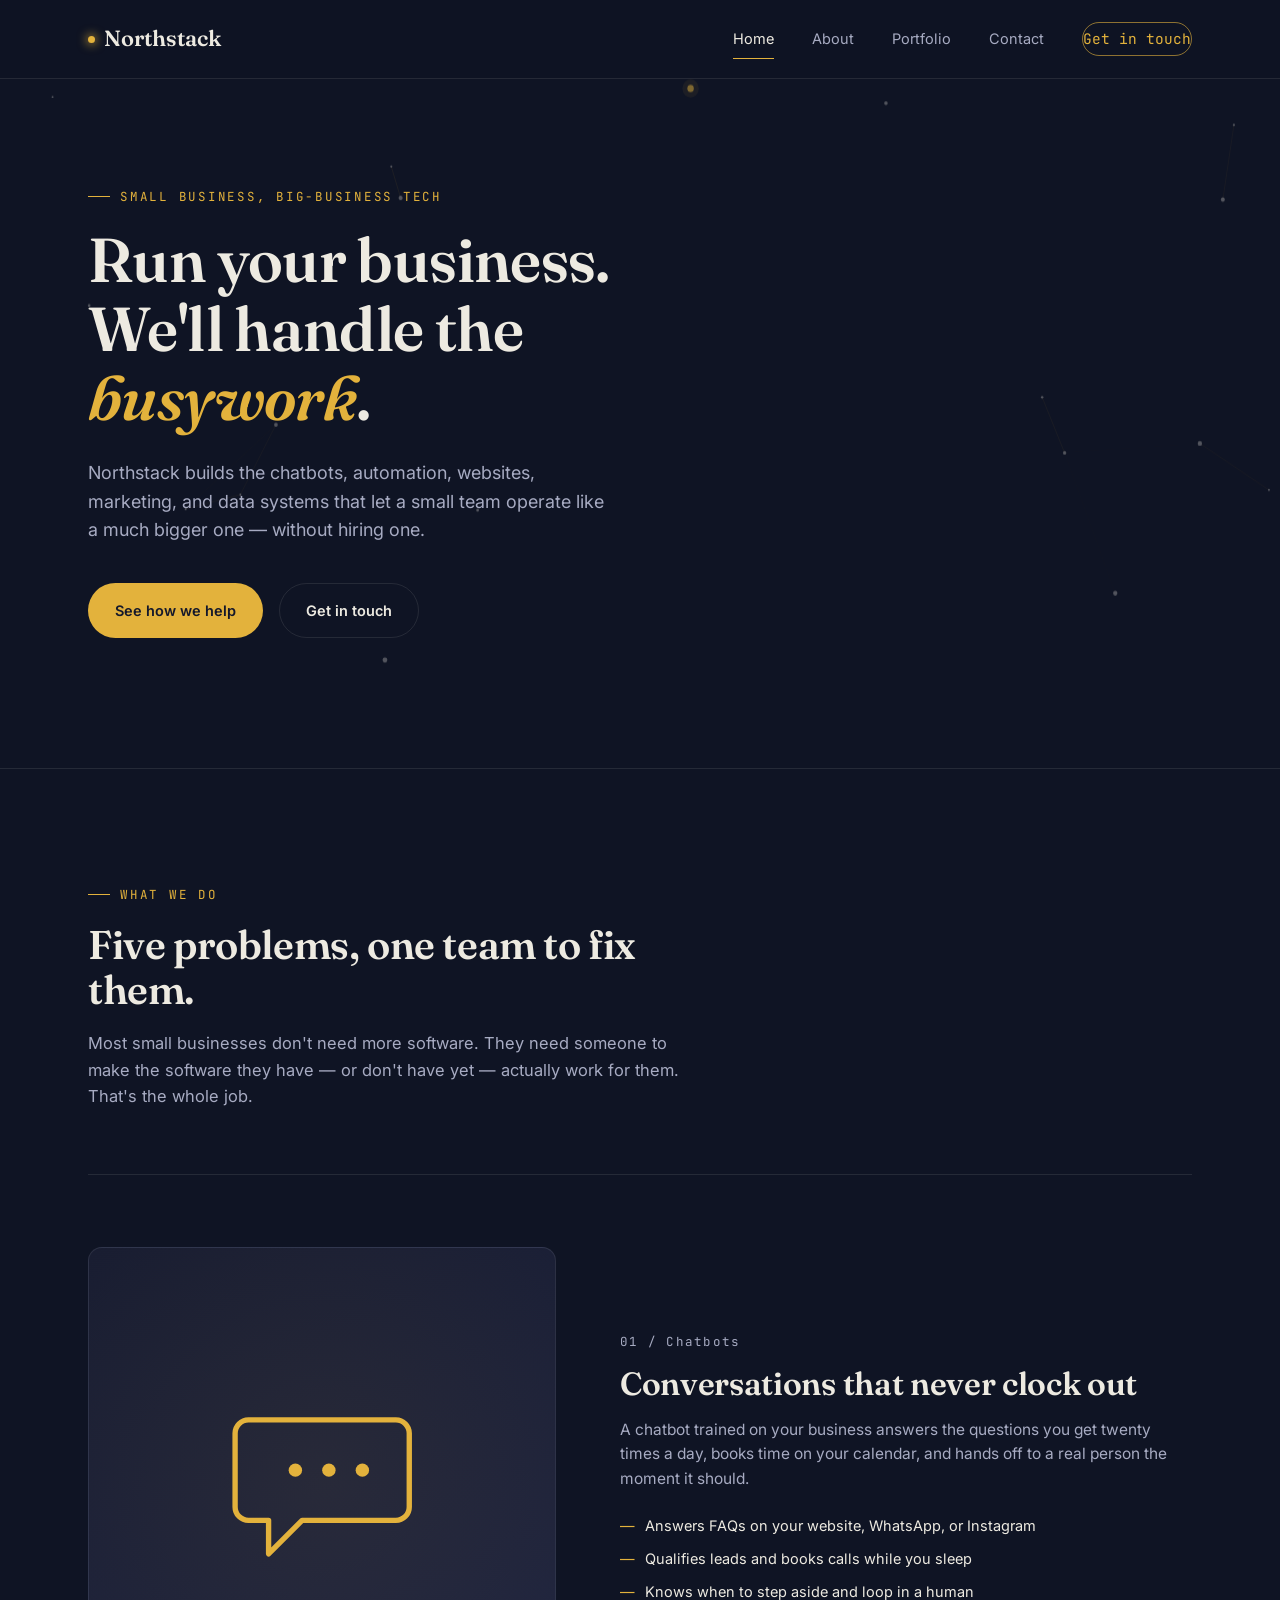
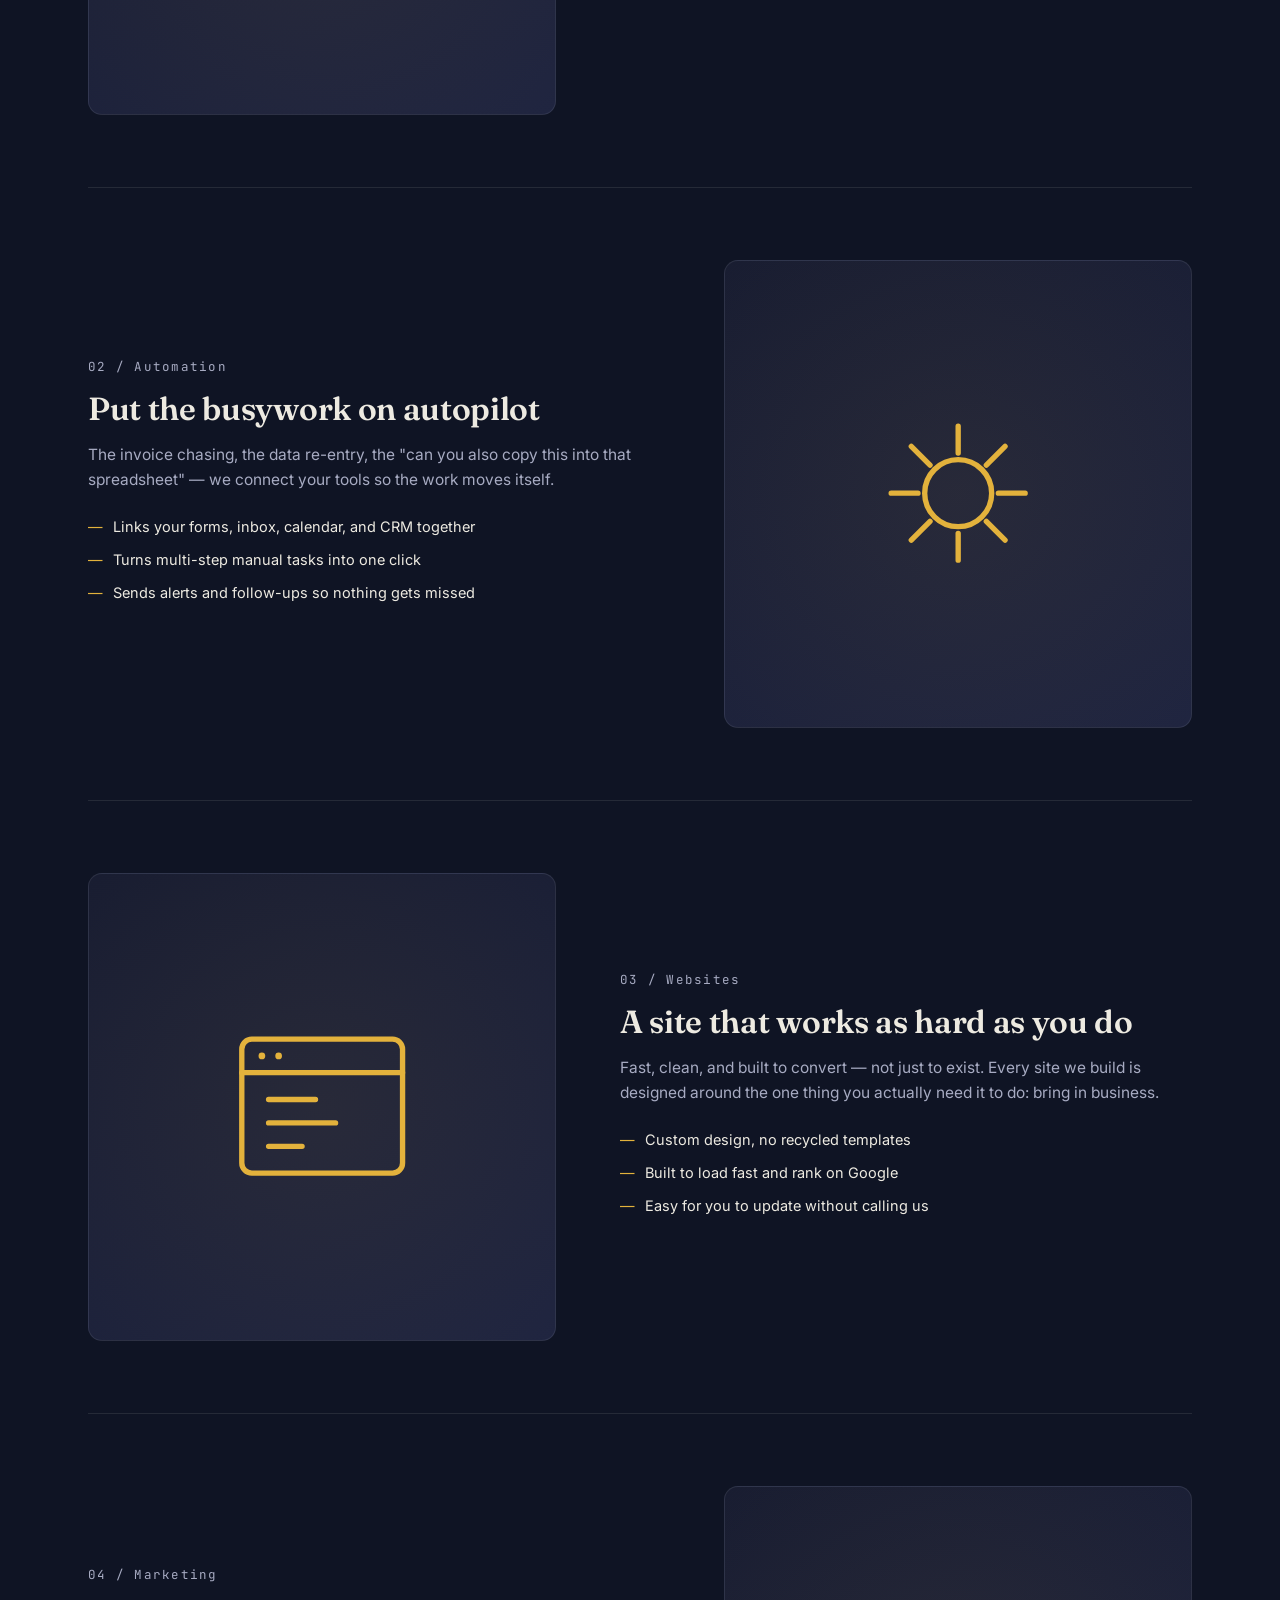
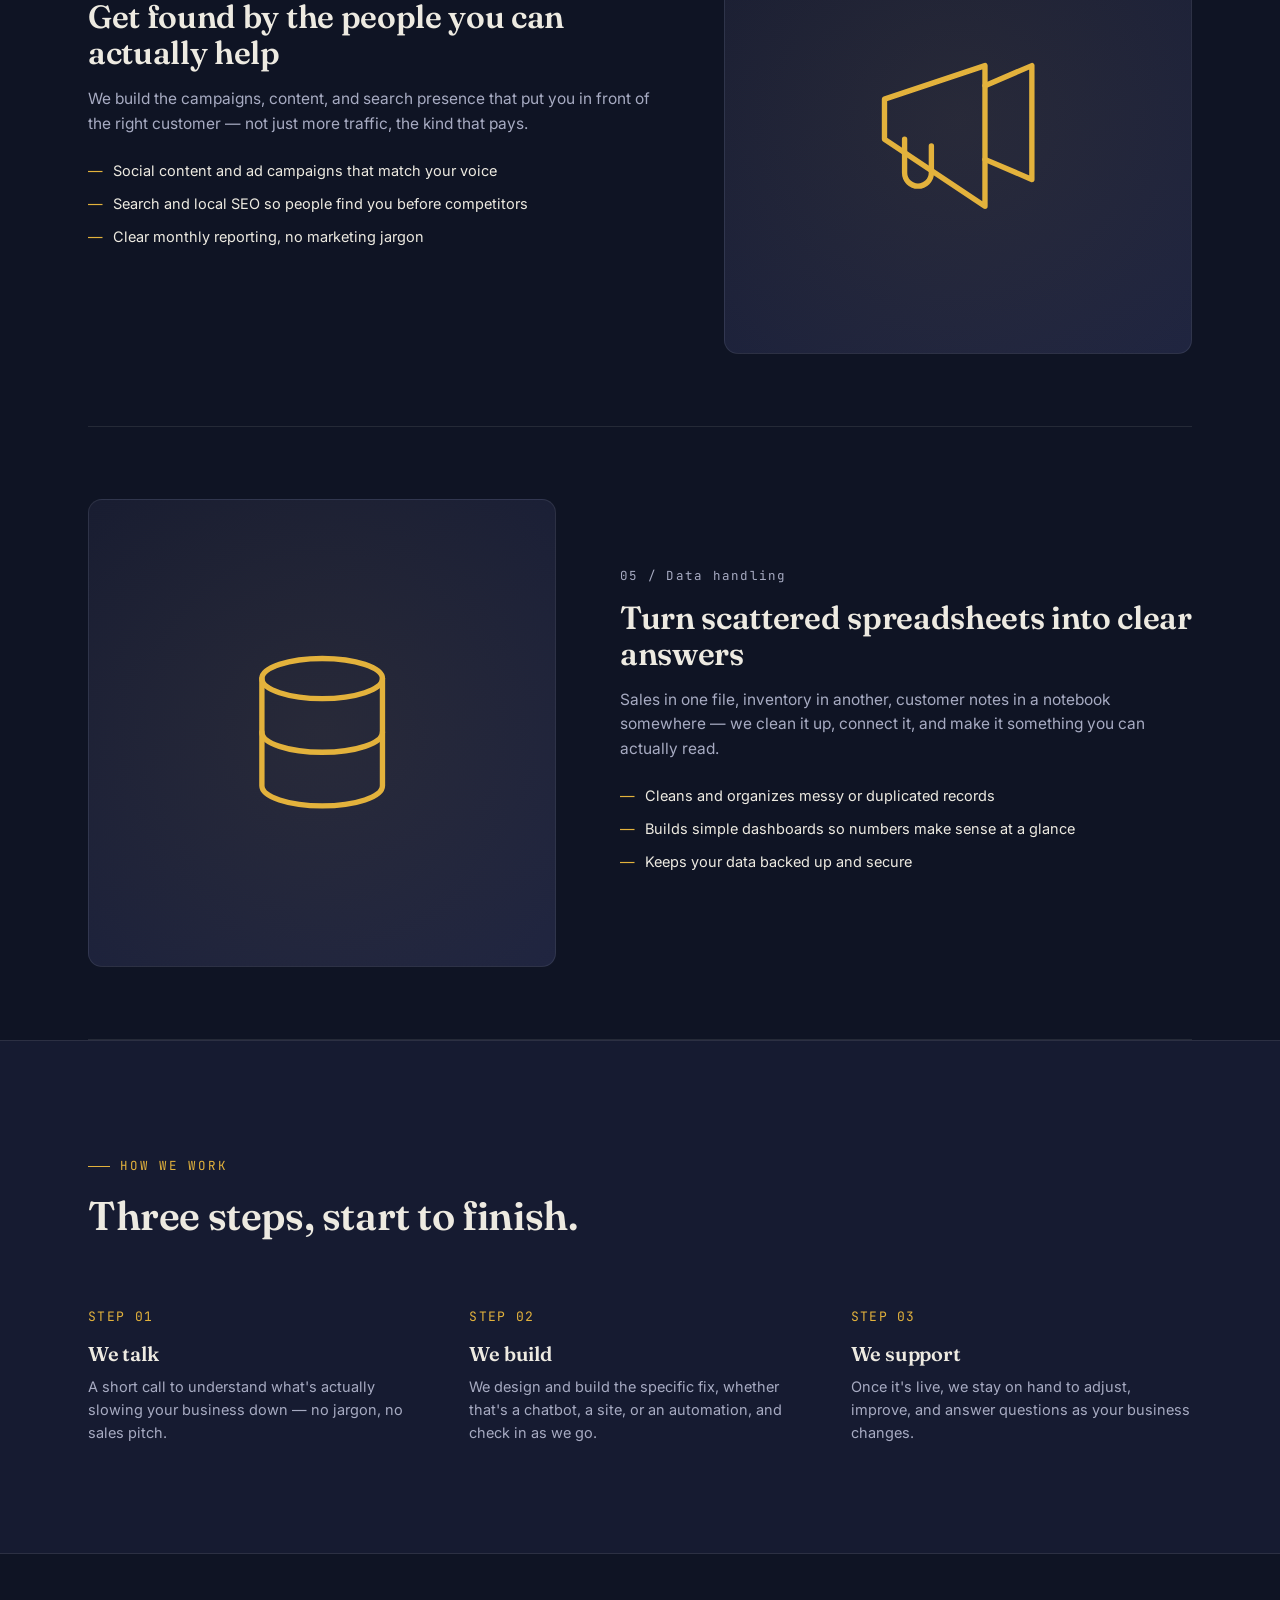
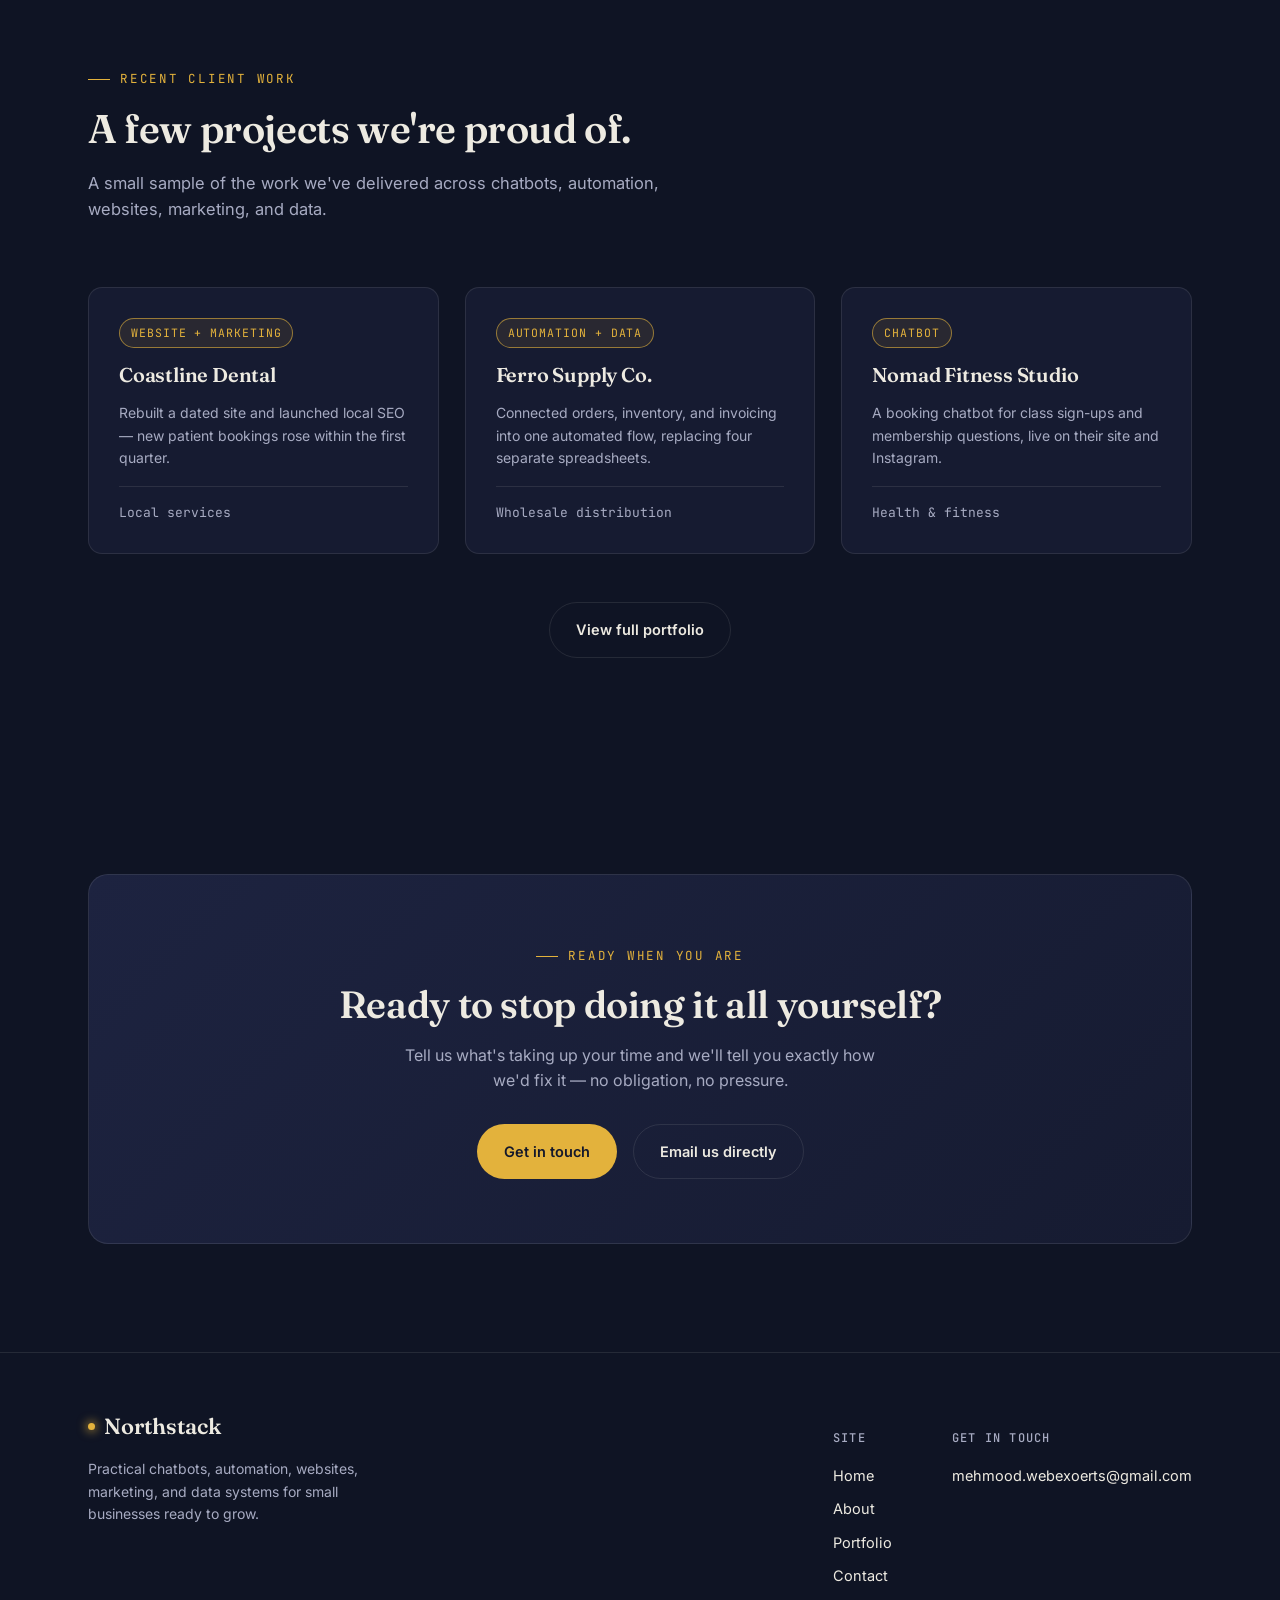
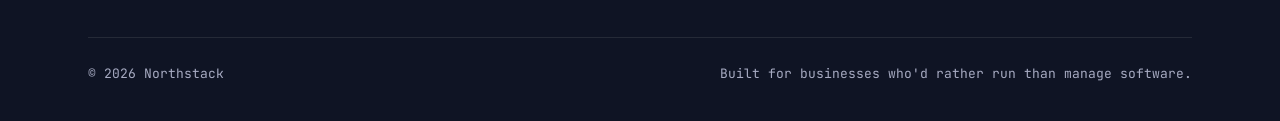
<file: index.html>
<!DOCTYPE html>
<html lang="en">
<head>
<meta charset="UTF-8">
<meta name="viewport" content="width=device-width, initial-scale=1.0">
<title>Northstack — Practical tech for small businesses</title>
<meta name="description" content="Northstack builds chatbots, automation, websites, marketing, and data systems so small businesses can run like bigger ones.">
<link rel="preconnect" href="https://fonts.googleapis.com">
<link rel="preconnect" href="https://fonts.gstatic.com" crossorigin>
<link href="https://fonts.googleapis.com/css2?family=Fraunces:ital,wght@0,500;0,600;1,500&family=Inter:wght@400;500;600;700&family=JetBrains+Mono:wght@400;500&display=swap" rel="stylesheet">
<link rel="stylesheet" href="style.css">
</head>
<body>

<header class="site-header">
  <div class="wrap">
    <a href="index.html" class="logo"><span class="logo-dot"></span>Northstack</a>
    <nav class="main-nav">
      <a href="index.html" class="active">Home</a>
      <a href="about.html">About</a>
      <a href="portfolio.html">Portfolio</a>
      <a href="contact.html">Contact</a>
      <a href="contact.html" class="nav-cta">Get in touch</a>
    </nav>
    <button class="nav-toggle" aria-label="Toggle menu">☰</button>
  </div>
</header>

<section class="hero">
  <canvas id="constellation"></canvas>
  <div class="wrap">
    <div class="hero-inner">
      <span class="eyebrow">Small business, big-business tech</span>
      <h1>Run your business.<br>We'll handle the <em>busywork</em>.</h1>
      <p class="lead">Northstack builds the chatbots, automation, websites, marketing, and data systems that let a small team operate like a much bigger one — without hiring one.</p>
      <div class="hero-ctas">
        <a href="#services" class="btn btn-primary">See how we help</a>
        <a href="contact.html" class="btn btn-ghost">Get in touch</a>
      </div>
    </div>
  </div>
</section>

<section id="services" style="padding-bottom: 0;">
  <div class="wrap">
    <div class="section-head reveal">
      <span class="eyebrow">What we do</span>
      <h2>Five problems, one team to fix them.</h2>
      <p>Most small businesses don't need more software. They need someone to make the software they have — or don't have yet — actually work for them. That's the whole job.</p>
    </div>

    <!-- CHATBOTS -->
    <div class="service-row reveal">
      <div class="service-visual">
        <svg viewBox="0 0 64 64" fill="none" stroke="#E3B23C" stroke-width="1.6" stroke-linecap="round" stroke-linejoin="round">
          <path d="M10 14h44a4 4 0 0 1 4 4v22a4 4 0 0 1-4 4H26l-10 10V44h-6a4 4 0 0 1-4-4V18a4 4 0 0 1 4-4z"/>
          <circle cx="24" cy="29" r="2" fill="#E3B23C" stroke="none"/>
          <circle cx="34" cy="29" r="2" fill="#E3B23C" stroke="none"/>
          <circle cx="44" cy="29" r="2" fill="#E3B23C" stroke="none"/>
        </svg>
      </div>
      <div class="service-copy">
        <span class="service-index">01 / Chatbots</span>
        <h3>Conversations that never clock out</h3>
        <p>A chatbot trained on your business answers the questions you get twenty times a day, books time on your calendar, and hands off to a real person the moment it should.</p>
        <ul class="service-list">
          <li>Answers FAQs on your website, WhatsApp, or Instagram</li>
          <li>Qualifies leads and books calls while you sleep</li>
          <li>Knows when to step aside and loop in a human</li>
        </ul>
      </div>
    </div>

    <!-- AUTOMATION -->
    <div class="service-row flip reveal">
      <div class="service-visual">
        <svg viewBox="0 0 64 64" fill="none" stroke="#E3B23C" stroke-width="1.6" stroke-linecap="round" stroke-linejoin="round">
          <path d="M32 12v8M32 44v8M12 32h8M44 32h8M18 18l5.6 5.6M40.4 40.4L46 46M46 18l-5.6 5.6M23.6 40.4L18 46"/>
          <circle cx="32" cy="32" r="10"/>
        </svg>
      </div>
      <div class="service-copy">
        <span class="service-index">02 / Automation</span>
        <h3>Put the busywork on autopilot</h3>
        <p>The invoice chasing, the data re-entry, the "can you also copy this into that spreadsheet" — we connect your tools so the work moves itself.</p>
        <ul class="service-list">
          <li>Links your forms, inbox, calendar, and CRM together</li>
          <li>Turns multi-step manual tasks into one click</li>
          <li>Sends alerts and follow-ups so nothing gets missed</li>
        </ul>
      </div>
    </div>

    <!-- WEBSITES -->
    <div class="service-row reveal">
      <div class="service-visual">
        <svg viewBox="0 0 64 64" fill="none" stroke="#E3B23C" stroke-width="1.6" stroke-linecap="round" stroke-linejoin="round">
          <rect x="8" y="12" width="48" height="40" rx="3"/>
          <path d="M8 22h48"/>
          <circle cx="14" cy="17" r="1" fill="#E3B23C" stroke="none"/>
          <circle cx="19" cy="17" r="1" fill="#E3B23C" stroke="none"/>
          <path d="M16 30h14M16 37h20M16 44h10"/>
        </svg>
      </div>
      <div class="service-copy">
        <span class="service-index">03 / Websites</span>
        <h3>A site that works as hard as you do</h3>
        <p>Fast, clean, and built to convert — not just to exist. Every site we build is designed around the one thing you actually need it to do: bring in business.</p>
        <ul class="service-list">
          <li>Custom design, no recycled templates</li>
          <li>Built to load fast and rank on Google</li>
          <li>Easy for you to update without calling us</li>
        </ul>
      </div>
    </div>

    <!-- MARKETING -->
    <div class="service-row flip reveal">
      <div class="service-visual">
        <svg viewBox="0 0 64 64" fill="none" stroke="#E3B23C" stroke-width="1.6" stroke-linecap="round" stroke-linejoin="round">
          <path d="M10 38V26l30-10v42z"/>
          <path d="M40 22l14-6v34l-14-6"/>
          <path d="M16 38v10a4 4 0 0 0 8 0v-8"/>
        </svg>
      </div>
      <div class="service-copy">
        <span class="service-index">04 / Marketing</span>
        <h3>Get found by the people you can actually help</h3>
        <p>We build the campaigns, content, and search presence that put you in front of the right customer — not just more traffic, the kind that pays.</p>
        <ul class="service-list">
          <li>Social content and ad campaigns that match your voice</li>
          <li>Search and local SEO so people find you before competitors</li>
          <li>Clear monthly reporting, no marketing jargon</li>
        </ul>
      </div>
    </div>

    <!-- DATA HANDLING -->
    <div class="service-row reveal">
      <div class="service-visual">
        <svg viewBox="0 0 64 64" fill="none" stroke="#E3B23C" stroke-width="1.6" stroke-linecap="round" stroke-linejoin="round">
          <ellipse cx="32" cy="16" rx="18" ry="6"/>
          <path d="M14 16v16c0 3.3 8 6 18 6s18-2.7 18-6V16"/>
          <path d="M14 32v16c0 3.3 8 6 18 6s18-2.7 18-6V32"/>
        </svg>
      </div>
      <div class="service-copy">
        <span class="service-index">05 / Data handling</span>
        <h3>Turn scattered spreadsheets into clear answers</h3>
        <p>Sales in one file, inventory in another, customer notes in a notebook somewhere — we clean it up, connect it, and make it something you can actually read.</p>
        <ul class="service-list">
          <li>Cleans and organizes messy or duplicated records</li>
          <li>Builds simple dashboards so numbers make sense at a glance</li>
          <li>Keeps your data backed up and secure</li>
        </ul>
      </div>
    </div>
  </div>
</section>

<section class="process">
  <div class="wrap">
    <div class="section-head reveal">
      <span class="eyebrow">How we work</span>
      <h2>Three steps, start to finish.</h2>
    </div>
    <div class="process-grid">
      <div class="process-step reveal">
        <span class="num">STEP 01</span>
        <h4>We talk</h4>
        <p>A short call to understand what's actually slowing your business down — no jargon, no sales pitch.</p>
      </div>
      <div class="process-step reveal">
        <span class="num">STEP 02</span>
        <h4>We build</h4>
        <p>We design and build the specific fix, whether that's a chatbot, a site, or an automation, and check in as we go.</p>
      </div>
      <div class="process-step reveal">
        <span class="num">STEP 03</span>
        <h4>We support</h4>
        <p>Once it's live, we stay on hand to adjust, improve, and answer questions as your business changes.</p>
      </div>
    </div>
  </div>
</section>

<section>
  <div class="wrap">
    <div class="section-head reveal">
      <span class="eyebrow">Recent client work</span>
      <h2>A few projects we're proud of.</h2>
      <p>A small sample of the work we've delivered across chatbots, automation, websites, marketing, and data.</p>
    </div>
    <div class="portfolio-grid reveal">
      <div class="p-card">
        <span class="p-tag">Website + Marketing</span>
        <h3>Coastline Dental</h3>
        <p>Rebuilt a dated site and launched local SEO — new patient bookings rose within the first quarter.</p>
        <div class="p-meta">Local services</div>
      </div>
      <div class="p-card">
        <span class="p-tag">Automation + Data</span>
        <h3>Ferro Supply Co.</h3>
        <p>Connected orders, inventory, and invoicing into one automated flow, replacing four separate spreadsheets.</p>
        <div class="p-meta">Wholesale distribution</div>
      </div>
      <div class="p-card">
        <span class="p-tag">Chatbot</span>
        <h3>Nomad Fitness Studio</h3>
        <p>A booking chatbot for class sign-ups and membership questions, live on their site and Instagram.</p>
        <div class="p-meta">Health & fitness</div>
      </div>
    </div>
    <div style="text-align:center; margin-top: 48px;" class="reveal">
      <a href="portfolio.html" class="btn btn-ghost">View full portfolio</a>
    </div>
  </div>
</section>

<section>
  <div class="wrap">
    <div class="cta-banner reveal">
      <span class="eyebrow center-text">Ready when you are</span>
      <h2>Ready to stop doing it all yourself?</h2>
      <p>Tell us what's taking up your time and we'll tell you exactly how we'd fix it — no obligation, no pressure.</p>
      <div class="btn-row">
        <a href="contact.html" class="btn btn-primary">Get in touch</a>
        <a href="mailto:mehmood.webexoerts@gmail.com" class="btn btn-ghost">Email us directly</a>
      </div>
    </div>
  </div>
</section>

<footer>
  <div class="wrap">
    <div class="footer-top">
      <div class="footer-brand">
        <a href="index.html" class="logo"><span class="logo-dot"></span>Northstack</a>
        <p>Practical chatbots, automation, websites, marketing, and data systems for small businesses ready to grow.</p>
      </div>
      <div class="footer-links">
        <div class="footer-col">
          <h5>Site</h5>
          <a href="index.html">Home</a>
          <a href="about.html">About</a>
          <a href="portfolio.html">Portfolio</a>
          <a href="contact.html">Contact</a>
        </div>
        <div class="footer-col">
          <h5>Get in touch</h5>
          <a href="mailto:mehmood.webexoerts@gmail.com">mehmood.webexoerts@gmail.com</a>
        </div>
      </div>
    </div>
    <div class="footer-bottom">
      <span>© 2026 Northstack</span>
      <span>Built for businesses who'd rather run than manage software.</span>
    </div>
  </div>
</footer>

<script src="script.js"></script>
</body>
</html>
</file>
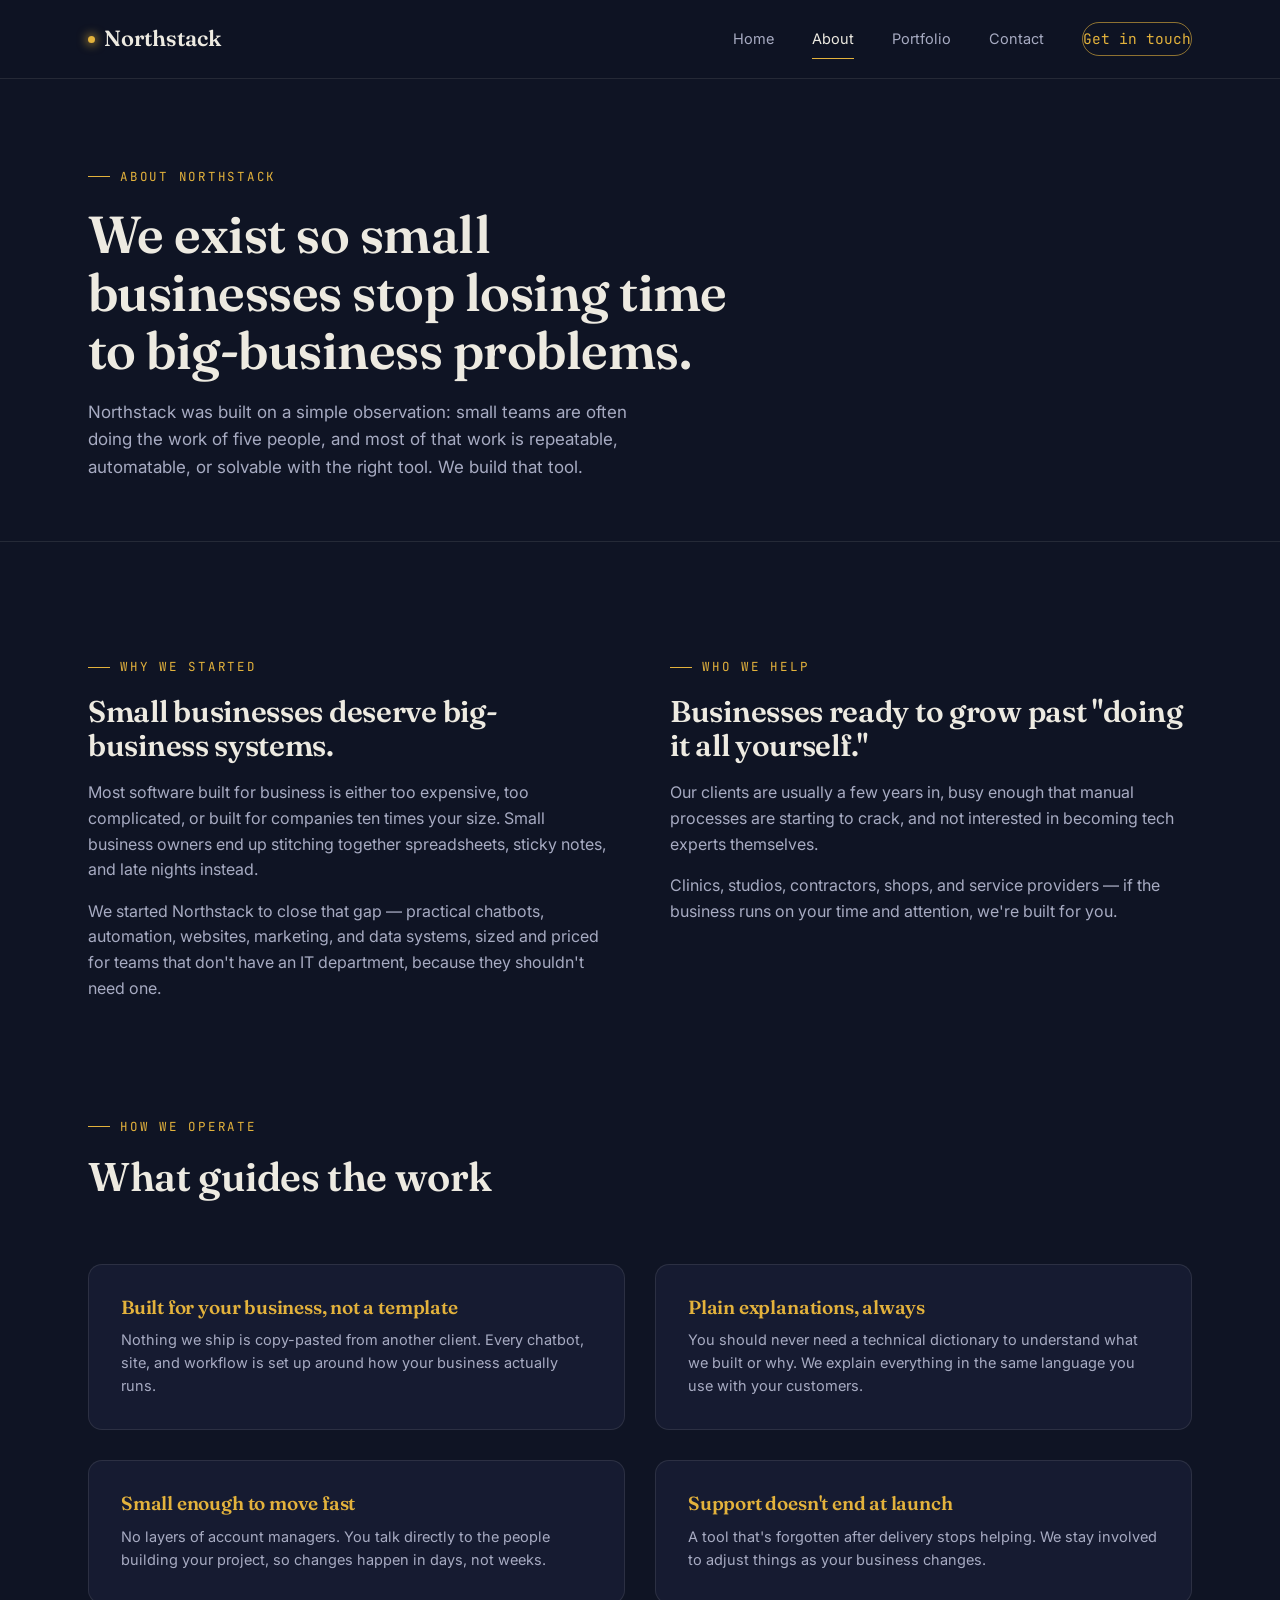
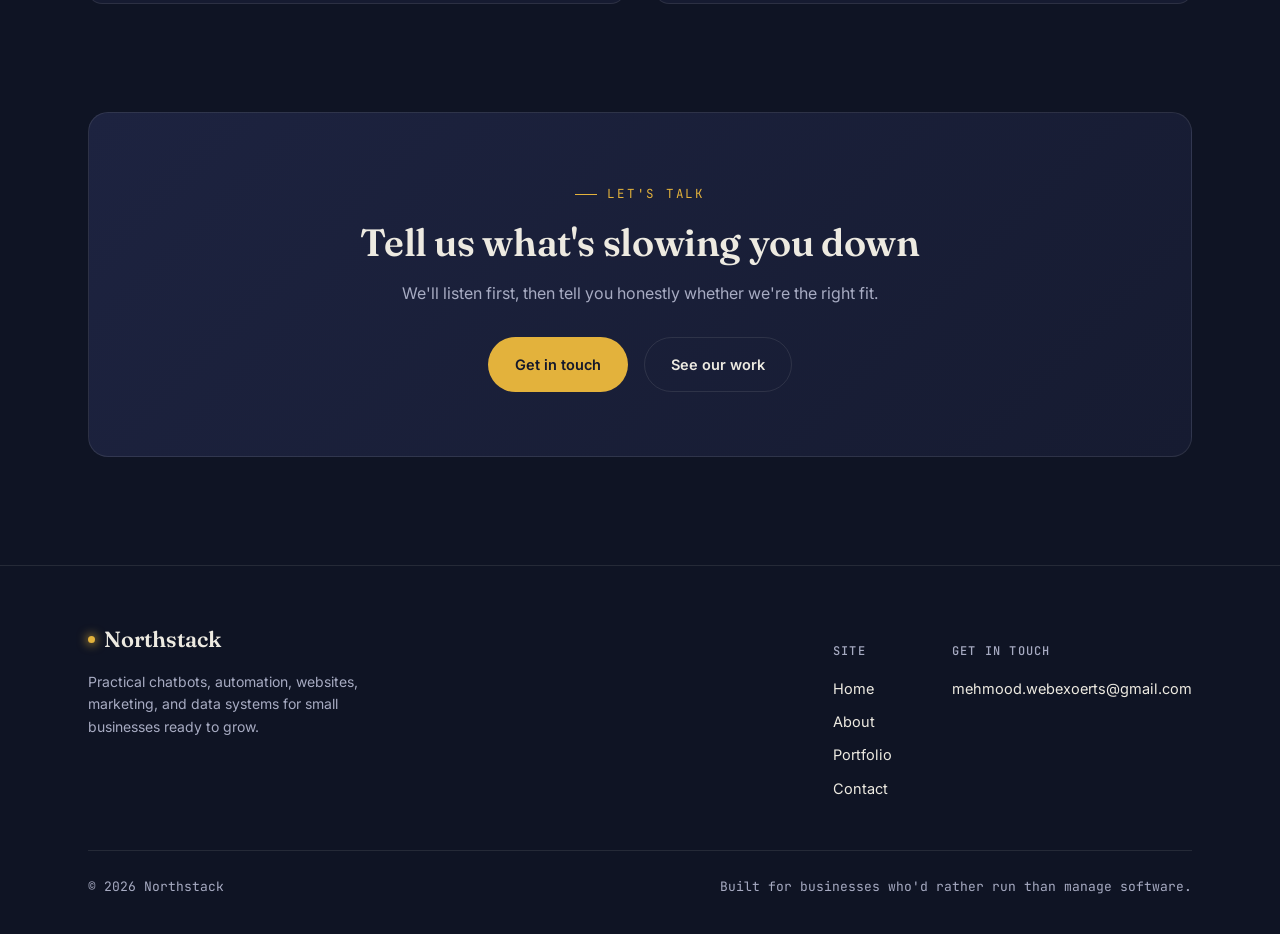
<file: about.html>
<!DOCTYPE html>
<html lang="en">
<head>
<meta charset="UTF-8">
<meta name="viewport" content="width=device-width, initial-scale=1.0">
<title>About — Northstack</title>
<meta name="description" content="Northstack helps small businesses run like bigger ones through chatbots, automation, websites, marketing, and data systems.">
<link rel="preconnect" href="https://fonts.googleapis.com">
<link rel="preconnect" href="https://fonts.gstatic.com" crossorigin>
<link href="https://fonts.googleapis.com/css2?family=Fraunces:ital,wght@0,500;0,600;1,500&family=Inter:wght@400;500;600;700&family=JetBrains+Mono:wght@400;500&display=swap" rel="stylesheet">
<link rel="stylesheet" href="style.css">
</head>
<body>

<header class="site-header">
  <div class="wrap">
    <a href="index.html" class="logo"><span class="logo-dot"></span>Northstack</a>
    <nav class="main-nav">
      <a href="index.html">Home</a>
      <a href="about.html" class="active">About</a>
      <a href="portfolio.html">Portfolio</a>
      <a href="contact.html">Contact</a>
      <a href="contact.html" class="nav-cta">Get in touch</a>
    </nav>
    <button class="nav-toggle" aria-label="Toggle menu">☰</button>
  </div>
</header>

<section class="page-hero">
  <div class="wrap">
    <span class="eyebrow">About Northstack</span>
    <h1>We exist so small businesses stop losing time to big-business problems.</h1>
    <p>Northstack was built on a simple observation: small teams are often doing the work of five people, and most of that work is repeatable, automatable, or solvable with the right tool. We build that tool.</p>
  </div>
</section>

<section>
  <div class="wrap">
    <div class="about-split">
      <div class="reveal">
        <span class="eyebrow">Why we started</span>
        <h2 style="font-size: 30px; margin-bottom: 18px;">Small businesses deserve big-business systems.</h2>
        <p style="margin-bottom: 16px;">Most software built for business is either too expensive, too complicated, or built for companies ten times your size. Small business owners end up stitching together spreadsheets, sticky notes, and late nights instead.</p>
        <p>We started Northstack to close that gap — practical chatbots, automation, websites, marketing, and data systems, sized and priced for teams that don't have an IT department, because they shouldn't need one.</p>
      </div>
      <div class="reveal">
        <span class="eyebrow">Who we help</span>
        <h2 style="font-size: 30px; margin-bottom: 18px;">Businesses ready to grow past "doing it all yourself."</h2>
        <p style="margin-bottom: 16px;">Our clients are usually a few years in, busy enough that manual processes are starting to crack, and not interested in becoming tech experts themselves.</p>
        <p>Clinics, studios, contractors, shops, and service providers — if the business runs on your time and attention, we're built for you.</p>
      </div>
    </div>
  </div>
</section>

<section style="padding-top: 0;">
  <div class="wrap">
    <div class="section-head reveal">
      <span class="eyebrow">How we operate</span>
      <h2>What guides the work</h2>
    </div>
    <div class="value-grid reveal">
      <div class="value-card">
        <h4>Built for your business, not a template</h4>
        <p>Nothing we ship is copy-pasted from another client. Every chatbot, site, and workflow is set up around how your business actually runs.</p>
      </div>
      <div class="value-card">
        <h4>Plain explanations, always</h4>
        <p>You should never need a technical dictionary to understand what we built or why. We explain everything in the same language you use with your customers.</p>
      </div>
      <div class="value-card">
        <h4>Small enough to move fast</h4>
        <p>No layers of account managers. You talk directly to the people building your project, so changes happen in days, not weeks.</p>
      </div>
      <div class="value-card">
        <h4>Support doesn't end at launch</h4>
        <p>A tool that's forgotten after delivery stops helping. We stay involved to adjust things as your business changes.</p>
      </div>
    </div>
  </div>
</section>

<section style="padding-top: 0;">
  <div class="wrap">
    <div class="cta-banner reveal">
      <span class="eyebrow center-text">Let's talk</span>
      <h2>Tell us what's slowing you down</h2>
      <p>We'll listen first, then tell you honestly whether we're the right fit.</p>
      <div class="btn-row">
        <a href="contact.html" class="btn btn-primary">Get in touch</a>
        <a href="portfolio.html" class="btn btn-ghost">See our work</a>
      </div>
    </div>
  </div>
</section>

<footer>
  <div class="wrap">
    <div class="footer-top">
      <div class="footer-brand">
        <a href="index.html" class="logo"><span class="logo-dot"></span>Northstack</a>
        <p>Practical chatbots, automation, websites, marketing, and data systems for small businesses ready to grow.</p>
      </div>
      <div class="footer-links">
        <div class="footer-col">
          <h5>Site</h5>
          <a href="index.html">Home</a>
          <a href="about.html">About</a>
          <a href="portfolio.html">Portfolio</a>
          <a href="contact.html">Contact</a>
        </div>
        <div class="footer-col">
          <h5>Get in touch</h5>
          <a href="mailto:mehmood.webexoerts@gmail.com">mehmood.webexoerts@gmail.com</a>
        </div>
      </div>
    </div>
    <div class="footer-bottom">
      <span>© 2026 Northstack</span>
      <span>Built for businesses who'd rather run than manage software.</span>
    </div>
  </div>
</footer>

<script src="script.js"></script>
</body>
</html>
</file>
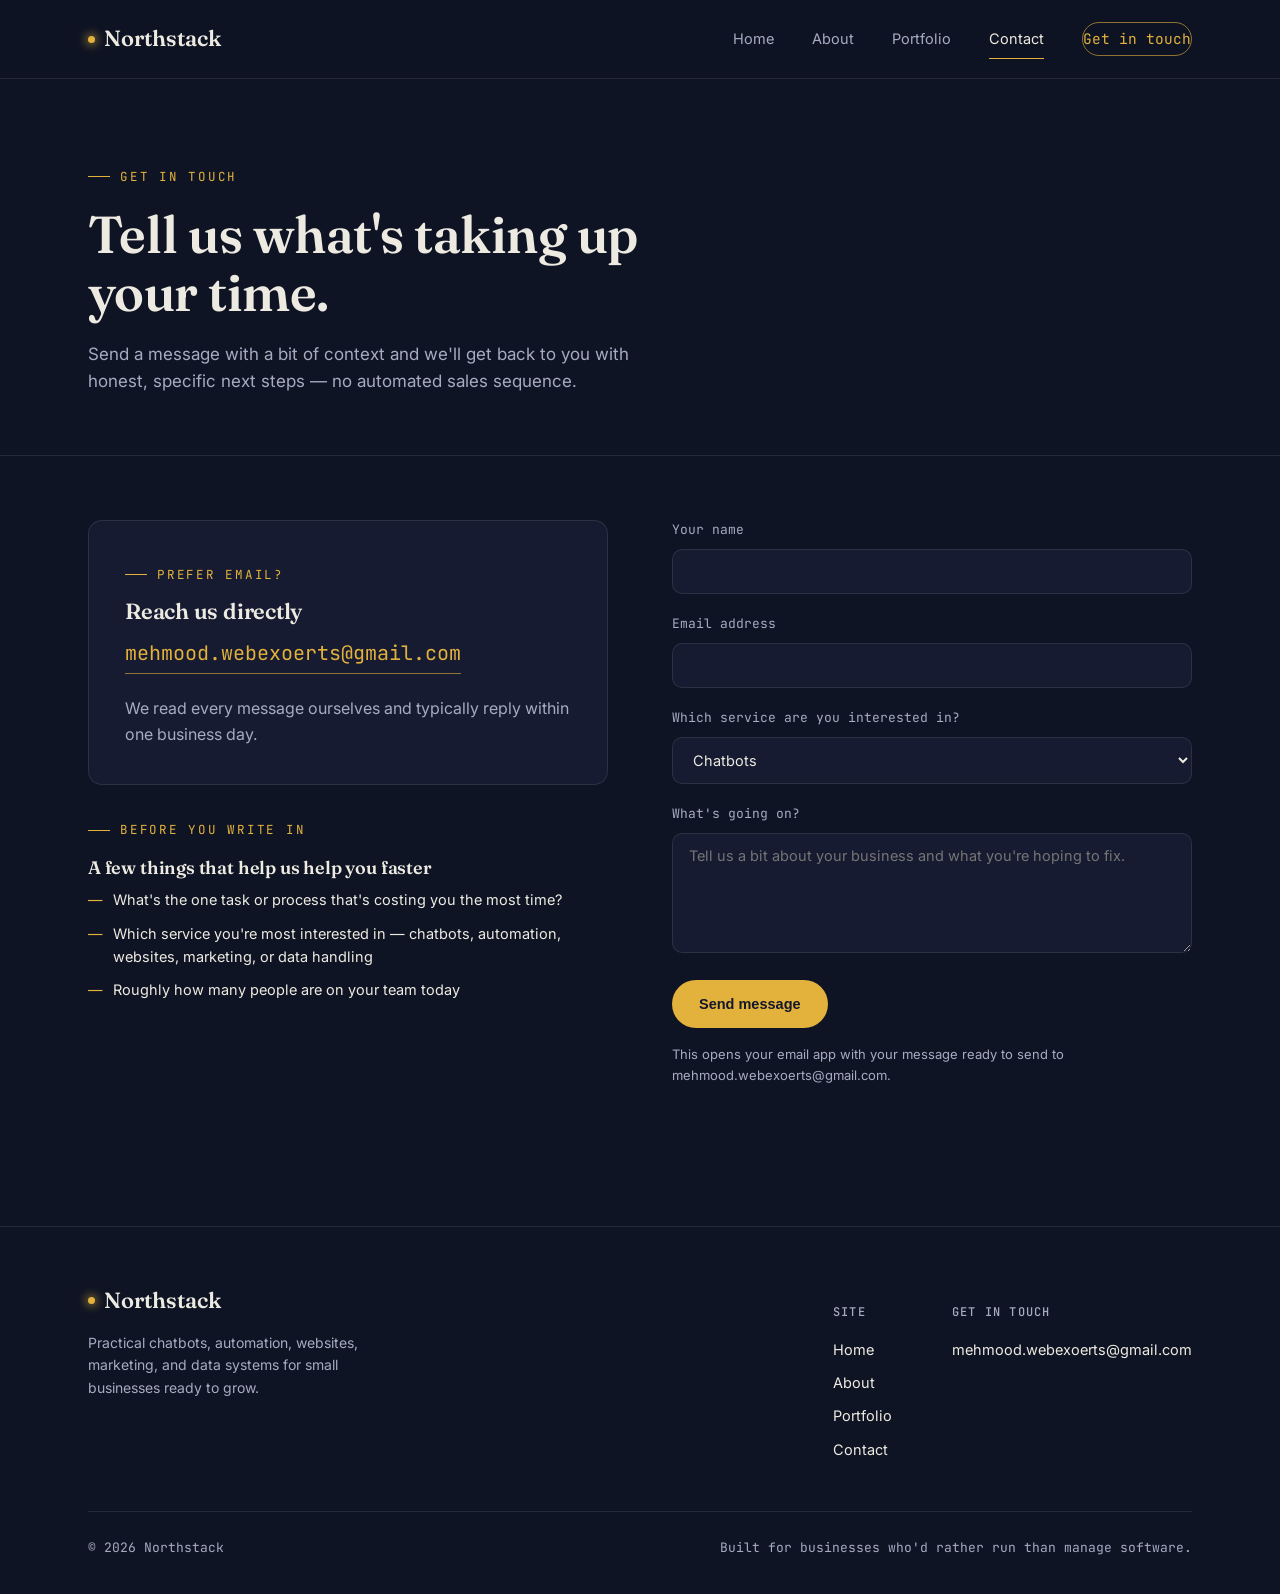
<file: contact.html>
<!DOCTYPE html>
<html lang="en">
<head>
<meta charset="UTF-8">
<meta name="viewport" content="width=device-width, initial-scale=1.0">
<title>Contact — Northstack</title>
<meta name="description" content="Get in touch with Northstack about chatbots, automation, websites, marketing, or data handling for your business.">
<link rel="preconnect" href="https://fonts.googleapis.com">
<link rel="preconnect" href="https://fonts.gstatic.com" crossorigin>
<link href="https://fonts.googleapis.com/css2?family=Fraunces:ital,wght@0,500;0,600;1,500&family=Inter:wght@400;500;600;700&family=JetBrains+Mono:wght@400;500&display=swap" rel="stylesheet">
<link rel="stylesheet" href="style.css">
</head>
<body>

<header class="site-header">
  <div class="wrap">
    <a href="index.html" class="logo"><span class="logo-dot"></span>Northstack</a>
    <nav class="main-nav">
      <a href="index.html">Home</a>
      <a href="about.html">About</a>
      <a href="portfolio.html">Portfolio</a>
      <a href="contact.html" class="active">Contact</a>
      <a href="contact.html" class="nav-cta">Get in touch</a>
    </nav>
    <button class="nav-toggle" aria-label="Toggle menu">☰</button>
  </div>
</header>

<section class="page-hero">
  <div class="wrap">
    <span class="eyebrow">Get in touch</span>
    <h1>Tell us what's taking up your time.</h1>
    <p>Send a message with a bit of context and we'll get back to you with honest, specific next steps — no automated sales sequence.</p>
  </div>
</section>

<section style="padding-top: 64px;">
  <div class="wrap">
    <div class="contact-grid">

      <div class="reveal">
        <div class="contact-email-card">
          <span class="eyebrow">Prefer email?</span>
          <h3 style="font-size: 22px; margin-bottom: 4px;">Reach us directly</h3>
          <a class="email-link" href="mailto:mehmood.webexoerts@gmail.com">mehmood.webexoerts@gmail.com</a>
          <p>We read every message ourselves and typically reply within one business day.</p>
        </div>

        <div style="margin-top: 28px;">
          <span class="eyebrow">Before you write in</span>
          <h4 style="font-size: 18px; margin-bottom: 10px;">A few things that help us help you faster</h4>
          <ul class="service-list">
            <li>What's the one task or process that's costing you the most time?</li>
            <li>Which service you're most interested in — chatbots, automation, websites, marketing, or data handling</li>
            <li>Roughly how many people are on your team today</li>
          </ul>
        </div>
      </div>

      <div class="reveal">
        <form id="contact-form" novalidate>
          <div class="field">
            <label for="name">Your name</label>
            <input type="text" id="name" name="name" required>
          </div>
          <div class="field">
            <label for="email">Email address</label>
            <input type="email" id="email" name="email" required>
          </div>
          <div class="field">
            <label for="service">Which service are you interested in?</label>
            <select id="service" name="service">
              <option value="Chatbots">Chatbots</option>
              <option value="Automation">Automation</option>
              <option value="Websites">Websites</option>
              <option value="Marketing">Marketing</option>
              <option value="Data handling">Data handling</option>
              <option value="Not sure yet">Not sure yet</option>
            </select>
          </div>
          <div class="field">
            <label for="message">What's going on?</label>
            <textarea id="message" name="message" required placeholder="Tell us a bit about your business and what you're hoping to fix."></textarea>
          </div>
          <button type="submit" class="btn btn-primary">Send message</button>
          <p class="form-note">This opens your email app with your message ready to send to mehmood.webexoerts@gmail.com.</p>
          <div id="form-status"></div>
        </form>
      </div>

    </div>
  </div>
</section>

<footer>
  <div class="wrap">
    <div class="footer-top">
      <div class="footer-brand">
        <a href="index.html" class="logo"><span class="logo-dot"></span>Northstack</a>
        <p>Practical chatbots, automation, websites, marketing, and data systems for small businesses ready to grow.</p>
      </div>
      <div class="footer-links">
        <div class="footer-col">
          <h5>Site</h5>
          <a href="index.html">Home</a>
          <a href="about.html">About</a>
          <a href="portfolio.html">Portfolio</a>
          <a href="contact.html">Contact</a>
        </div>
        <div class="footer-col">
          <h5>Get in touch</h5>
          <a href="mailto:mehmood.webexoerts@gmail.com">mehmood.webexoerts@gmail.com</a>
        </div>
      </div>
    </div>
    <div class="footer-bottom">
      <span>© 2026 Northstack</span>
      <span>Built for businesses who'd rather run than manage software.</span>
    </div>
  </div>
</footer>

<script src="script.js"></script>
</body>
</html>
</file>
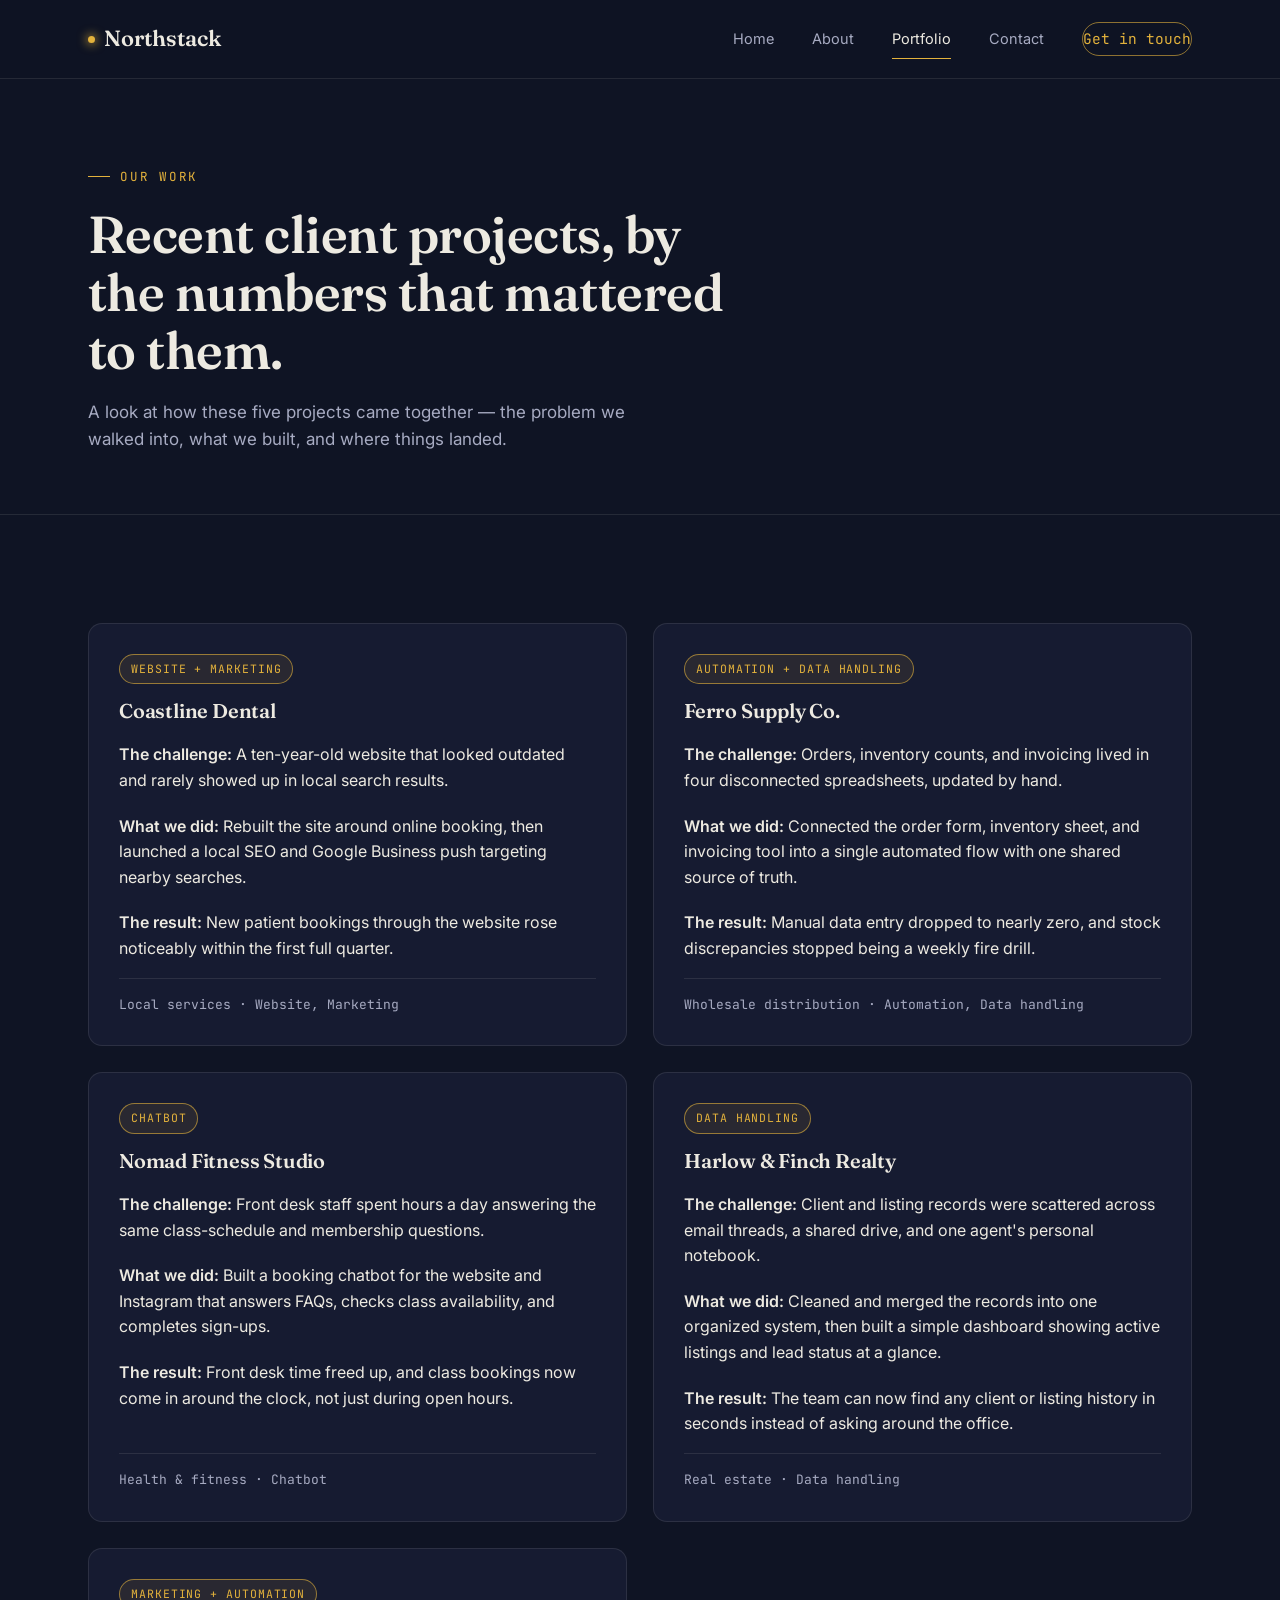
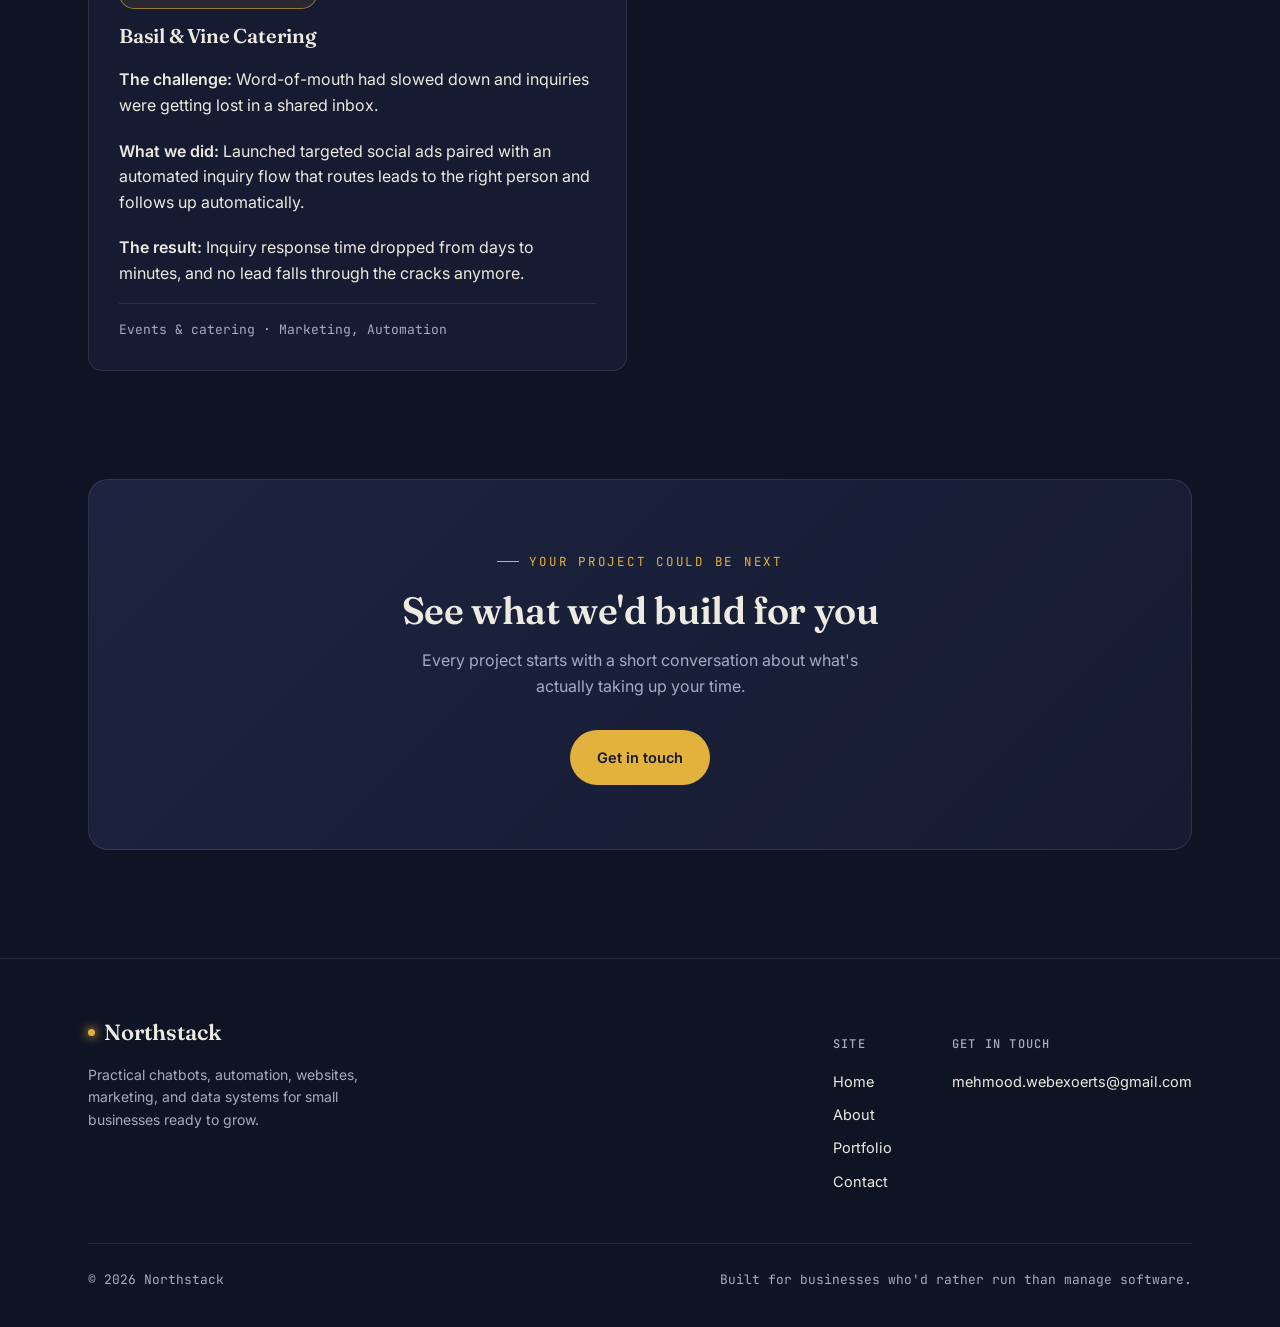
<file: portfolio.html>
<!DOCTYPE html>
<html lang="en">
<head>
<meta charset="UTF-8">
<meta name="viewport" content="width=device-width, initial-scale=1.0">
<title>Portfolio — Northstack</title>
<meta name="description" content="Recent Northstack client work across chatbots, automation, websites, marketing, and data handling.">
<link rel="preconnect" href="https://fonts.googleapis.com">
<link rel="preconnect" href="https://fonts.gstatic.com" crossorigin>
<link href="https://fonts.googleapis.com/css2?family=Fraunces:ital,wght@0,500;0,600;1,500&family=Inter:wght@400;500;600;700&family=JetBrains+Mono:wght@400;500&display=swap" rel="stylesheet">
<link rel="stylesheet" href="style.css">
</head>
<body>

<header class="site-header">
  <div class="wrap">
    <a href="index.html" class="logo"><span class="logo-dot"></span>Northstack</a>
    <nav class="main-nav">
      <a href="index.html">Home</a>
      <a href="about.html">About</a>
      <a href="portfolio.html" class="active">Portfolio</a>
      <a href="contact.html">Contact</a>
      <a href="contact.html" class="nav-cta">Get in touch</a>
    </nav>
    <button class="nav-toggle" aria-label="Toggle menu">☰</button>
  </div>
</header>

<section class="page-hero">
  <div class="wrap">
    <span class="eyebrow">Our work</span>
    <h1>Recent client projects, by the numbers that mattered to them.</h1>
    <p>A look at how these five projects came together — the problem we walked into, what we built, and where things landed.</p>
  </div>
</section>

<section>
  <div class="wrap">
    <div class="portfolio-grid wide reveal">

      <div class="p-card">
        <span class="p-tag">Website + Marketing</span>
        <h3>Coastline Dental</h3>
        <div class="p-block"><b>The challenge:</b> A ten-year-old website that looked outdated and rarely showed up in local search results.</div>
        <div class="p-block"><b>What we did:</b> Rebuilt the site around online booking, then launched a local SEO and Google Business push targeting nearby searches.</div>
        <div class="p-block"><b>The result:</b> New patient bookings through the website rose noticeably within the first full quarter.</div>
        <div class="p-meta">Local services · Website, Marketing</div>
      </div>

      <div class="p-card">
        <span class="p-tag">Automation + Data handling</span>
        <h3>Ferro Supply Co.</h3>
        <div class="p-block"><b>The challenge:</b> Orders, inventory counts, and invoicing lived in four disconnected spreadsheets, updated by hand.</div>
        <div class="p-block"><b>What we did:</b> Connected the order form, inventory sheet, and invoicing tool into a single automated flow with one shared source of truth.</div>
        <div class="p-block"><b>The result:</b> Manual data entry dropped to nearly zero, and stock discrepancies stopped being a weekly fire drill.</div>
        <div class="p-meta">Wholesale distribution · Automation, Data handling</div>
      </div>

      <div class="p-card">
        <span class="p-tag">Chatbot</span>
        <h3>Nomad Fitness Studio</h3>
        <div class="p-block"><b>The challenge:</b> Front desk staff spent hours a day answering the same class-schedule and membership questions.</div>
        <div class="p-block"><b>What we did:</b> Built a booking chatbot for the website and Instagram that answers FAQs, checks class availability, and completes sign-ups.</div>
        <div class="p-block"><b>The result:</b> Front desk time freed up, and class bookings now come in around the clock, not just during open hours.</div>
        <div class="p-meta">Health & fitness · Chatbot</div>
      </div>

      <div class="p-card">
        <span class="p-tag">Data handling</span>
        <h3>Harlow & Finch Realty</h3>
        <div class="p-block"><b>The challenge:</b> Client and listing records were scattered across email threads, a shared drive, and one agent's personal notebook.</div>
        <div class="p-block"><b>What we did:</b> Cleaned and merged the records into one organized system, then built a simple dashboard showing active listings and lead status at a glance.</div>
        <div class="p-block"><b>The result:</b> The team can now find any client or listing history in seconds instead of asking around the office.</div>
        <div class="p-meta">Real estate · Data handling</div>
      </div>

      <div class="p-card">
        <span class="p-tag">Marketing + Automation</span>
        <h3>Basil & Vine Catering</h3>
        <div class="p-block"><b>The challenge:</b> Word-of-mouth had slowed down and inquiries were getting lost in a shared inbox.</div>
        <div class="p-block"><b>What we did:</b> Launched targeted social ads paired with an automated inquiry flow that routes leads to the right person and follows up automatically.</div>
        <div class="p-block"><b>The result:</b> Inquiry response time dropped from days to minutes, and no lead falls through the cracks anymore.</div>
        <div class="p-meta">Events & catering · Marketing, Automation</div>
      </div>

    </div>
  </div>
</section>

<section style="padding-top: 0;">
  <div class="wrap">
    <div class="cta-banner reveal">
      <span class="eyebrow center-text">Your project could be next</span>
      <h2>See what we'd build for you</h2>
      <p>Every project starts with a short conversation about what's actually taking up your time.</p>
      <div class="btn-row">
        <a href="contact.html" class="btn btn-primary">Get in touch</a>
      </div>
    </div>
  </div>
</section>

<footer>
  <div class="wrap">
    <div class="footer-top">
      <div class="footer-brand">
        <a href="index.html" class="logo"><span class="logo-dot"></span>Northstack</a>
        <p>Practical chatbots, automation, websites, marketing, and data systems for small businesses ready to grow.</p>
      </div>
      <div class="footer-links">
        <div class="footer-col">
          <h5>Site</h5>
          <a href="index.html">Home</a>
          <a href="about.html">About</a>
          <a href="portfolio.html">Portfolio</a>
          <a href="contact.html">Contact</a>
        </div>
        <div class="footer-col">
          <h5>Get in touch</h5>
          <a href="mailto:mehmood.webexoerts@gmail.com">mehmood.webexoerts@gmail.com</a>
        </div>
      </div>
    </div>
    <div class="footer-bottom">
      <span>© 2026 Northstack</span>
      <span>Built for businesses who'd rather run than manage software.</span>
    </div>
  </div>
</footer>

<script src="script.js"></script>
</body>
</html>
</file>
<file: style.css>
/* =========================================================
   NORTHSTACK — design tokens
   Ink navy ground, warm gold signal, quiet violet secondary.
   Display: Fraunces (characterful serif) / Body: Inter / Mono: JetBrains Mono
========================================================= */

:root{
  --bg: #0F1424;
  --surface: #161B31;
  --surface-2: #1D2340;
  --line: rgba(237, 234, 225, 0.10);
  --text: #EDEAE1;
  --text-dim: #A7ABC2;
  --gold: #E3B23C;
  --gold-dim: #E3B23C99;
  --violet: #7C86F0;
  --radius: 14px;

  --font-display: "Fraunces", "Georgia", serif;
  --font-body: "Inter", -apple-system, sans-serif;
  --font-mono: "JetBrains Mono", monospace;
}

*, *::before, *::after{ box-sizing: border-box; }

html{ scroll-behavior: smooth; }

@media (prefers-reduced-motion: reduce){
  html{ scroll-behavior: auto; }
  *, *::before, *::after{
    animation-duration: 0.001ms !important;
    animation-iteration-count: 1 !important;
    transition-duration: 0.001ms !important;
    scroll-behavior: auto !important;
  }
}

body{
  margin: 0;
  background: var(--bg);
  color: var(--text);
  font-family: var(--font-body);
  font-size: 16px;
  line-height: 1.6;
  -webkit-font-smoothing: antialiased;
}

a{ color: inherit; text-decoration: none; }

img{ max-width: 100%; display: block; }

.wrap{
  max-width: 1160px;
  margin: 0 auto;
  padding: 0 28px;
}

h1, h2, h3, h4{
  font-family: var(--font-display);
  font-weight: 600;
  line-height: 1.12;
  margin: 0;
  letter-spacing: -0.01em;
}

.eyebrow{
  font-family: var(--font-mono);
  font-size: 12.5px;
  letter-spacing: 0.14em;
  text-transform: uppercase;
  color: var(--gold);
  display: inline-flex;
  align-items: center;
  gap: 10px;
  margin-bottom: 18px;
}
.eyebrow::before{
  content: "";
  width: 22px;
  height: 1px;
  background: var(--gold);
  display: inline-block;
}

p{ color: var(--text-dim); margin: 0; }

::selection{ background: var(--gold); color: #14182B; }

/* focus visibility */
a:focus-visible, button:focus-visible, input:focus-visible, textarea:focus-visible{
  outline: 2px solid var(--gold);
  outline-offset: 3px;
}

/* =========================================================
   HEADER
========================================================= */
.site-header{
  position: sticky;
  top: 0;
  z-index: 100;
  background: rgba(15, 20, 36, 0.82);
  backdrop-filter: blur(10px);
  border-bottom: 1px solid var(--line);
}
.site-header .wrap{
  display: flex;
  align-items: center;
  justify-content: space-between;
  height: 78px;
}
.logo{
  font-family: var(--font-display);
  font-size: 22px;
  font-weight: 600;
  display: flex;
  align-items: center;
  gap: 9px;
  color: var(--text);
}
.logo-dot{
  width: 7px;
  height: 7px;
  border-radius: 50%;
  background: var(--gold);
  box-shadow: 0 0 10px 2px var(--gold-dim);
}
.main-nav{
  display: flex;
  align-items: center;
  gap: 38px;
}
.main-nav a{
  font-size: 14.5px;
  color: var(--text-dim);
  position: relative;
  padding: 4px 0;
  transition: color 0.2s ease;
}
.main-nav a:hover, .main-nav a.active{ color: var(--text); }
.main-nav a.active::after{
  content: "";
  position: absolute;
  left: 0; right: 0; bottom: -4px;
  height: 1px;
  background: var(--gold);
}
.nav-cta{
  font-family: var(--font-mono);
  font-size: 13px;
  padding: 10px 18px;
  border: 1px solid var(--gold-dim);
  border-radius: 100px;
  color: var(--gold) !important;
  transition: background 0.2s ease, color 0.2s ease;
}
.nav-cta:hover{ background: var(--gold); color: #14182B !important; }

.nav-toggle{ display: none; }

@media (max-width: 820px){
  .main-nav{
    position: fixed;
    inset: 78px 0 0 0;
    background: var(--bg);
    flex-direction: column;
    justify-content: flex-start;
    padding: 40px 28px;
    gap: 28px;
    transform: translateX(100%);
    transition: transform 0.35s ease;
  }
  .main-nav.open{ transform: translateX(0); }
  .nav-toggle{
    display: block;
    background: none;
    border: none;
    color: var(--text);
    font-size: 24px;
    cursor: pointer;
  }
}

/* =========================================================
   HERO + canvas signature
========================================================= */
.hero{
  position: relative;
  padding: 100px 0 130px;
  overflow: hidden;
  border-bottom: 1px solid var(--line);
}
#constellation{
  position: absolute;
  inset: 0;
  width: 100%;
  height: 100%;
  z-index: 0;
  opacity: 0.55;
}
.hero .wrap{ position: relative; z-index: 1; }
.hero-inner{
  max-width: 720px;
}
.hero h1{
  font-size: clamp(38px, 5.5vw, 62px);
  margin-bottom: 26px;
}
.hero h1 em{
  font-style: italic;
  color: var(--gold);
}
.hero p.lead{
  font-size: 18px;
  max-width: 520px;
  margin-bottom: 38px;
}
.hero-ctas{
  display: flex;
  gap: 16px;
  flex-wrap: wrap;
}

.btn{
  display: inline-flex;
  align-items: center;
  gap: 10px;
  padding: 15px 26px;
  border-radius: 100px;
  font-size: 14.5px;
  font-weight: 600;
  cursor: pointer;
  border: 1px solid transparent;
  transition: transform 0.2s ease, background 0.2s ease, border-color 0.2s ease, color 0.2s ease;
}
.btn-primary{
  background: var(--gold);
  color: #14182B;
}
.btn-primary:hover{ transform: translateY(-2px); background: #eec25a; }
.btn-ghost{
  border-color: var(--line);
  color: var(--text);
}
.btn-ghost:hover{ border-color: var(--gold-dim); color: var(--gold); transform: translateY(-2px); }

/* =========================================================
   SECTION SCAFFOLDING
========================================================= */
section{ padding: 108px 0; }
.section-head{
  max-width: 620px;
  margin-bottom: 64px;
}
.section-head h2{ font-size: clamp(28px, 3.4vw, 40px); margin-bottom: 18px; }
.section-head p{ font-size: 16.5px; }

.reveal{
  opacity: 0;
  transform: translateY(28px);
  transition: opacity 0.7s ease, transform 0.7s ease;
}
.reveal.in{ opacity: 1; transform: translateY(0); }

/* =========================================================
   SERVICE ROWS (the five separate sections)
========================================================= */
.service-row{
  display: grid;
  grid-template-columns: 0.9fr 1.1fr;
  gap: 64px;
  align-items: center;
  padding: 72px 0;
  border-top: 1px solid var(--line);
}
.service-row:last-child{ border-bottom: 1px solid var(--line); }
.service-row.flip{ direction: rtl; }
.service-row.flip > *{ direction: ltr; }

.service-visual{
  aspect-ratio: 1/1;
  border-radius: var(--radius);
  background: linear-gradient(155deg, var(--surface), var(--surface-2));
  border: 1px solid var(--line);
  display: flex;
  align-items: center;
  justify-content: center;
  position: relative;
  overflow: hidden;
}
.service-visual svg{ width: 46%; height: 46%; }
.service-visual::after{
  content: "";
  position: absolute;
  width: 200%;
  height: 200%;
  background: radial-gradient(circle, var(--gold-dim), transparent 60%);
  opacity: 0.12;
  top: -50%; left: -50%;
}

.service-index{
  font-family: var(--font-mono);
  font-size: 12.5px;
  color: var(--text-dim);
  letter-spacing: 0.1em;
  margin-bottom: 14px;
  display: block;
}
.service-copy h3{
  font-size: clamp(24px, 3vw, 32px);
  margin-bottom: 16px;
}
.service-copy p{ margin-bottom: 22px; font-size: 15.5px; }
.service-list{
  list-style: none;
  margin: 0 0 26px;
  padding: 0;
  display: grid;
  gap: 10px;
}
.service-list li{
  font-size: 14.5px;
  color: var(--text);
  display: flex;
  gap: 10px;
  align-items: baseline;
}
.service-list li::before{
  content: "—";
  color: var(--gold);
  flex-shrink: 0;
}

@media (max-width: 860px){
  .service-row, .service-row.flip{
    grid-template-columns: 1fr;
    direction: ltr;
    gap: 32px;
    padding: 52px 0;
  }
  .service-visual{ max-width: 260px; }
}

/* =========================================================
   PROCESS STRIP
========================================================= */
.process{
  background: var(--surface);
  border-top: 1px solid var(--line);
  border-bottom: 1px solid var(--line);
}
.process-grid{
  display: grid;
  grid-template-columns: repeat(3, 1fr);
  gap: 40px;
}
.process-step .num{
  font-family: var(--font-mono);
  color: var(--gold);
  font-size: 13px;
  letter-spacing: 0.1em;
}
.process-step h4{
  font-size: 20px;
  margin: 14px 0 10px;
}
.process-step p{ font-size: 14.5px; }
@media (max-width: 760px){
  .process-grid{ grid-template-columns: 1fr; gap: 36px; }
}

/* =========================================================
   PORTFOLIO CARDS
========================================================= */
.portfolio-grid{
  display: grid;
  grid-template-columns: repeat(3, 1fr);
  gap: 26px;
}
.portfolio-grid.wide{ grid-template-columns: repeat(2, 1fr); }

.p-card{
  background: var(--surface);
  border: 1px solid var(--line);
  border-radius: var(--radius);
  padding: 30px;
  display: flex;
  flex-direction: column;
  gap: 16px;
  transition: transform 0.25s ease, border-color 0.25s ease;
}
.p-card:hover{ transform: translateY(-4px); border-color: var(--gold-dim); }
.p-tag{
  font-family: var(--font-mono);
  font-size: 11.5px;
  letter-spacing: 0.08em;
  text-transform: uppercase;
  color: var(--gold);
  background: rgba(227, 178, 60, 0.09);
  border: 1px solid var(--gold-dim);
  padding: 5px 11px;
  border-radius: 100px;
  width: fit-content;
}
.p-card h3{ font-size: 20px; }
.p-card p{ font-size: 14px; }
.p-card .p-meta{
  margin-top: auto;
  padding-top: 16px;
  border-top: 1px solid var(--line);
  font-size: 13px;
  font-family: var(--font-mono);
  color: var(--text-dim);
}
.p-block{ margin-top: 4px; }
.p-block b{ color: var(--text); font-weight: 600; }

@media (max-width: 900px){
  .portfolio-grid, .portfolio-grid.wide{ grid-template-columns: 1fr; }
}

/* =========================================================
   CTA BANNER
========================================================= */
.cta-banner{
  background: linear-gradient(135deg, var(--surface-2), var(--surface));
  border: 1px solid var(--line);
  border-radius: 20px;
  padding: 64px;
  text-align: center;
  position: relative;
  overflow: hidden;
}
.cta-banner h2{ font-size: clamp(26px, 3.6vw, 38px); margin-bottom: 16px; }
.cta-banner p{ max-width: 480px; margin: 0 auto 30px; }
.cta-banner .btn-row{ display: flex; justify-content: center; gap: 16px; flex-wrap: wrap; }

/* =========================================================
   FOOTER
========================================================= */
footer{
  border-top: 1px solid var(--line);
  padding: 56px 0 36px;
}
.footer-top{
  display: flex;
  justify-content: space-between;
  gap: 40px;
  flex-wrap: wrap;
  margin-bottom: 40px;
}
.footer-brand p{ max-width: 320px; margin-top: 14px; font-size: 14px; }
.footer-links{ display: flex; gap: 60px; flex-wrap: wrap; }
.footer-col h5{
  font-family: var(--font-mono);
  font-size: 12px;
  letter-spacing: 0.1em;
  text-transform: uppercase;
  color: var(--text-dim);
  margin-bottom: 16px;
  font-weight: 500;
}
.footer-col a{
  display: block;
  font-size: 14.5px;
  color: var(--text);
  margin-bottom: 10px;
  transition: color 0.2s ease;
}
.footer-col a:hover{ color: var(--gold); }
.footer-bottom{
  border-top: 1px solid var(--line);
  padding-top: 26px;
  display: flex;
  justify-content: space-between;
  font-size: 13px;
  color: var(--text-dim);
  font-family: var(--font-mono);
  flex-wrap: wrap;
  gap: 12px;
}

/* =========================================================
   INNER PAGE HERO (About / Portfolio / Contact)
========================================================= */
.page-hero{
  padding: 80px 0 60px;
  border-bottom: 1px solid var(--line);
}
.page-hero h1{ font-size: clamp(34px, 5vw, 52px); max-width: 640px; }
.page-hero p{ max-width: 560px; margin-top: 20px; font-size: 17px; }

/* =========================================================
   ABOUT PAGE specifics
========================================================= */
.value-grid{
  display: grid;
  grid-template-columns: repeat(2, 1fr);
  gap: 30px;
}
.value-card{
  background: var(--surface);
  border: 1px solid var(--line);
  border-radius: var(--radius);
  padding: 32px;
}
.value-card h4{ font-size: 19px; margin-bottom: 10px; color: var(--gold); }
.value-card p{ font-size: 14.5px; }
@media (max-width: 760px){ .value-grid{ grid-template-columns: 1fr; } }

.about-split{
  display: grid;
  grid-template-columns: 1fr 1fr;
  gap: 60px;
  align-items: start;
}
@media (max-width: 860px){ .about-split{ grid-template-columns: 1fr; gap: 32px; } }

/* =========================================================
   CONTACT PAGE
========================================================= */
.contact-grid{
  display: grid;
  grid-template-columns: 1fr 1fr;
  gap: 64px;
}
@media (max-width: 860px){ .contact-grid{ grid-template-columns: 1fr; gap: 40px; } }

.contact-email-card{
  background: var(--surface);
  border: 1px solid var(--line);
  border-radius: var(--radius);
  padding: 36px;
}
.contact-email-card .eyebrow{ margin-bottom: 14px; }
.email-link{
  font-family: var(--font-mono);
  font-size: 20px;
  color: var(--gold);
  word-break: break-all;
  display: inline-block;
  margin: 10px 0 22px;
  border-bottom: 1px solid var(--gold-dim);
  padding-bottom: 4px;
  transition: opacity 0.2s ease;
}
.email-link:hover{ opacity: 0.8; }

.field{ margin-bottom: 20px; }
.field label{
  display: block;
  font-size: 13px;
  font-family: var(--font-mono);
  color: var(--text-dim);
  margin-bottom: 8px;
}
.field input, .field textarea, .field select{
  width: 100%;
  background: var(--surface);
  border: 1px solid var(--line);
  border-radius: 10px;
  padding: 13px 16px;
  color: var(--text);
  font-family: var(--font-body);
  font-size: 14.5px;
  transition: border-color 0.2s ease;
}
.field input:focus, .field textarea:focus, .field select:focus{
  border-color: var(--gold-dim);
  outline: none;
}
.field textarea{ resize: vertical; min-height: 120px; }
.form-note{ font-size: 13px; margin-top: 16px; }
#form-status{ font-size: 13.5px; margin-top: 14px; color: var(--gold); font-family: var(--font-mono); min-height: 18px; }

/* =========================================================
   Utility
========================================================= */
.center-text{ text-align: center; margin-left: auto; margin-right: auto; }
</file>
